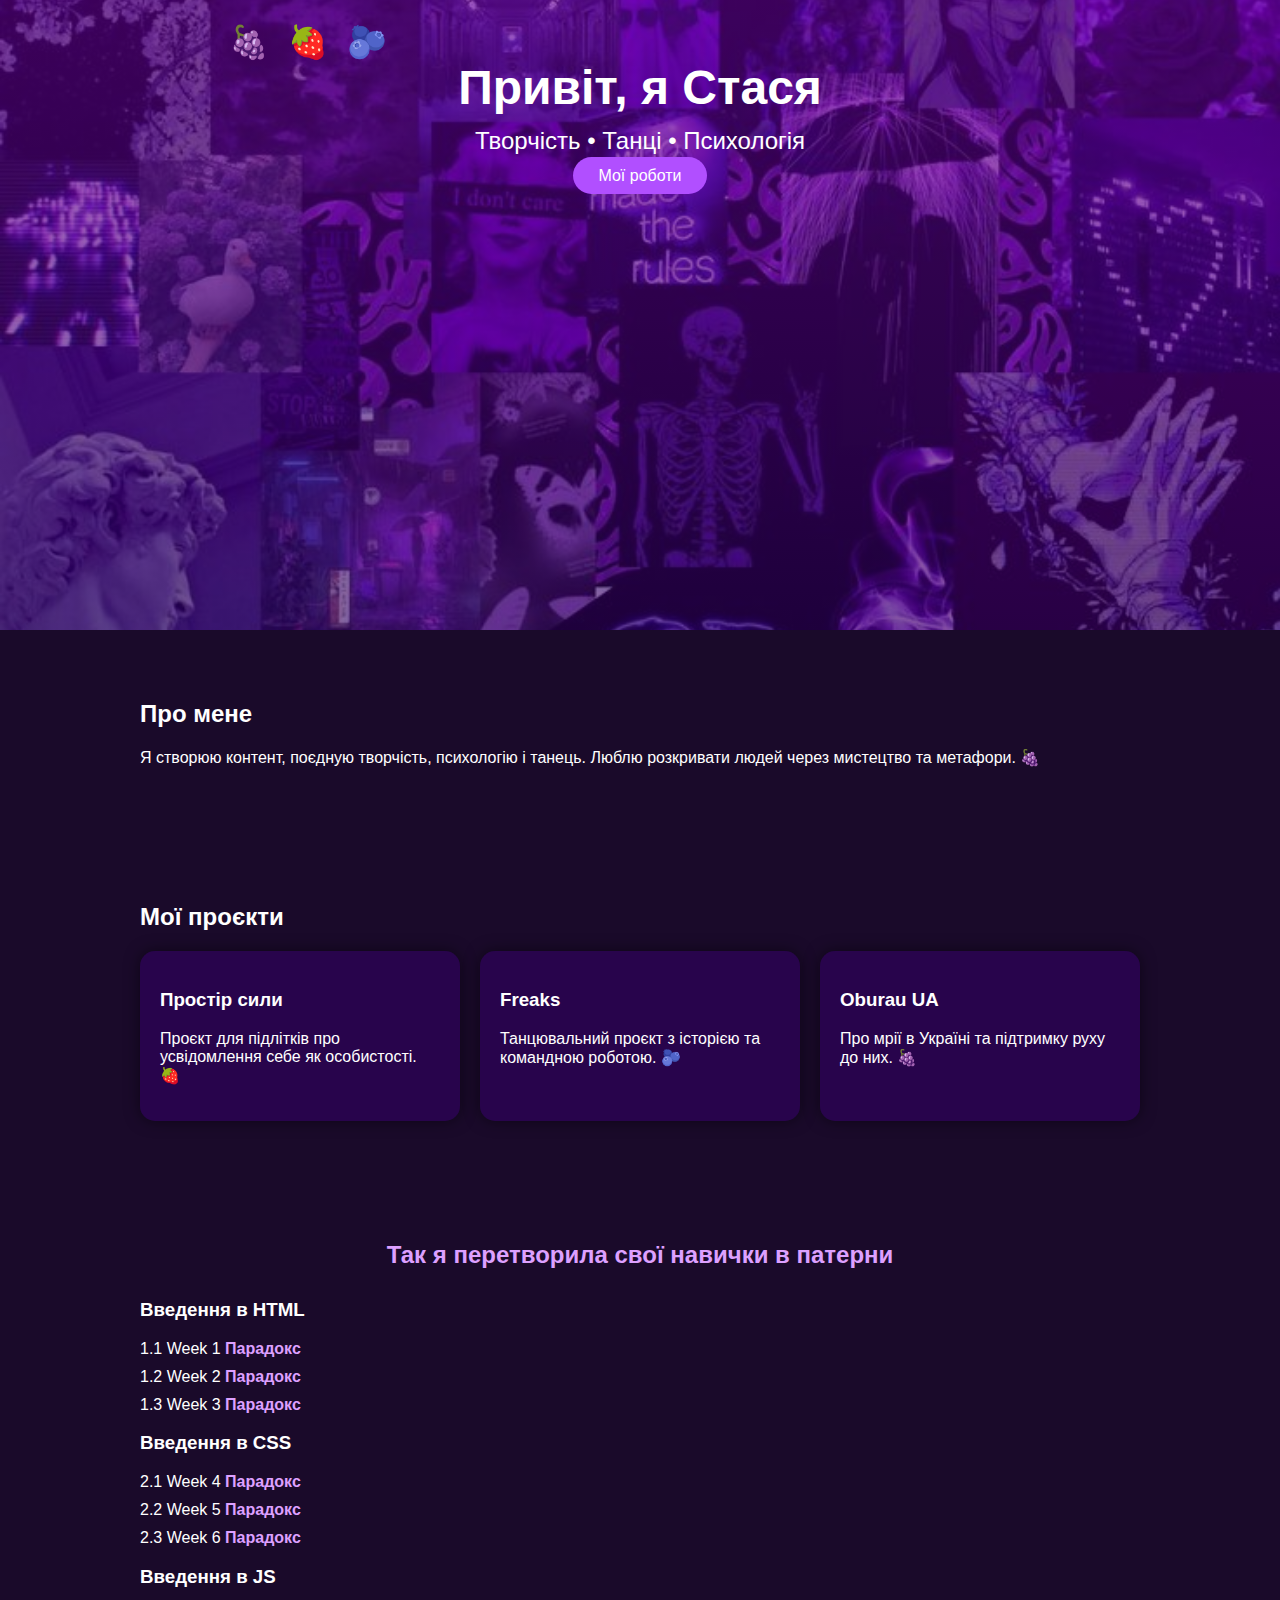
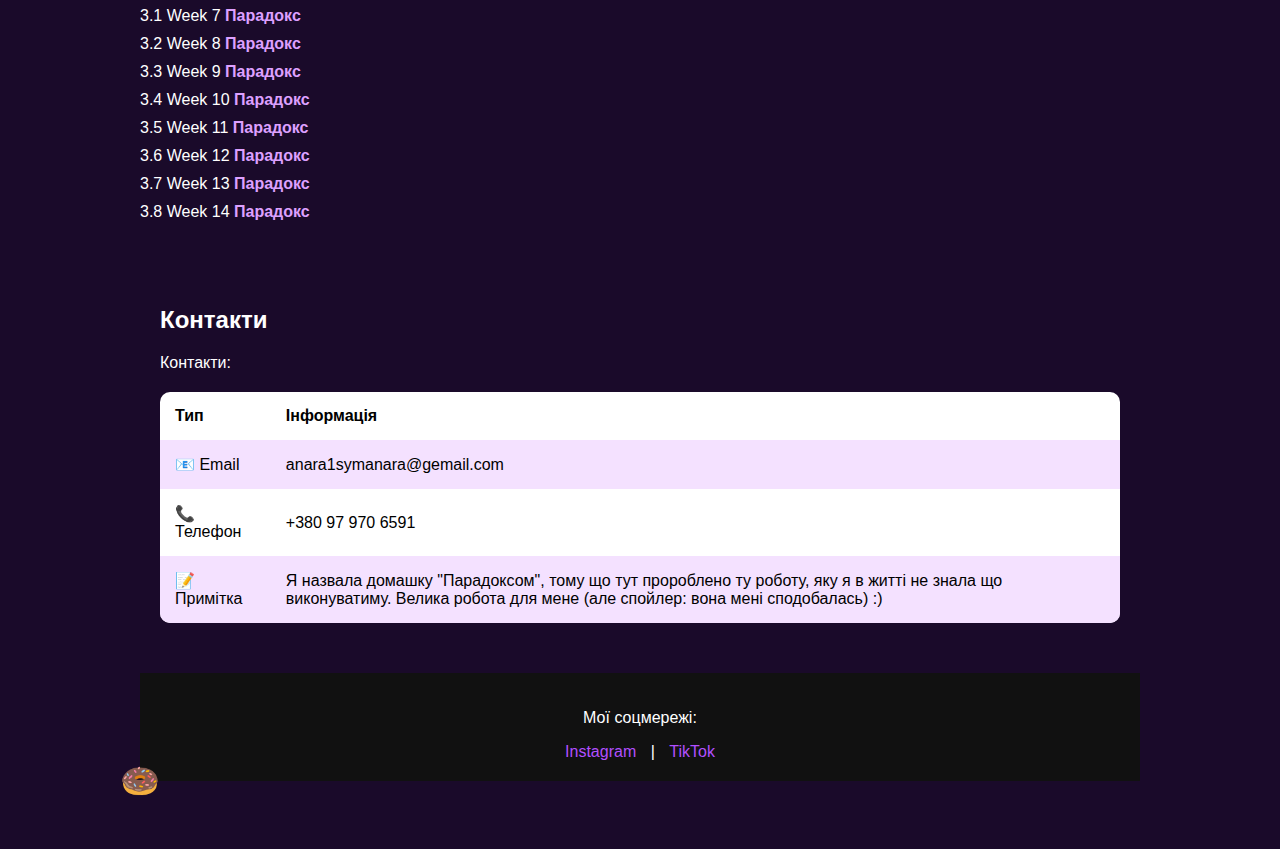
<file: index.html>
<!DOCTYPE html>
<html lang="uk">
<head>
  <meta charset="UTF-8">
  <meta name="viewport" content="width=device-width, initial-scale=1.0">
  <title>Портфоліо Стасі</title>
  <link rel="stylesheet" href="style.css">
</head>

<body>

<header class="header">
  <div class="overlay">
    <div class="container header-content">
      <h1>Привіт, я Стася</h1>
      <p>Творчість • Танці • Психологія</p>
      <a href="#projects" class="btn">Мої роботи</a>
      <!-- Живі емодзі ягід -->
      <div class="emojis">
        <span class="emoji">🍇</span>
        <span class="emoji">🍓</span>
        <span class="emoji">🫐</span>
      </div>
    </div>
  </div>
</header>

<section class="about container">
  <h2>Про мене</h2>
  <p>
    Я створюю контент, поєдную творчість, психологію і танець.
    Люблю розкривати людей через мистецтво та метафори. 🍇
  </p>
</section>

<section class="projects container" id="projects">
  <h2>Мої проєкти</h2>
  <div class="projects-grid">
    <div class="project-card">
      <h3>Простір сили</h3>
      <p>Проєкт для підлітків про усвідомлення себе як особистості. 🍓</p>
    </div>

    <div class="project-card">
      <h3>Freaks</h3>
      <p>Танцювальний проєкт з історією та командною роботою. 🫐</p>
    </div>

    <div class="project-card">
      <h3>Oburau UA</h3>
      <p>Про мрії в Україні та підтримку руху до них. 🍇</p>
    </div>
  </div>
</section>

<section class="container">
  <h2 class="center">Так я перетворила свої навички в патерни</h2>

  <h3>Введення в HTML</h3>
<ul class="course-list">
  <li><span>1.1 Week 1</span> <a href="home_wrk1/index.html">Парадокс</a></li>
  <li><span>1.2 Week 2</span> <a href="home_wrk2/">Парадокс</a></li>
  <li><span>1.3 Week 3</span> <a href="home_wrk3/">Парадокс</a></li>
</ul>

<h3>Введення в CSS</h3>
<ul class="course-list">
  <li><span>2.1 Week 4</span> <a href="home_wrk4/">Парадокс</a></li>
  <li><span>2.2 Week 5</span> <a href="home_wrk5/">Парадокс</a></li>
  <li><span>2.3 Week 6</span> <a href="home_wrk6/">Парадокс</a></li>
</ul>

<h3>Введення в JS</h3>
<ul class="course-list">
  <li><span>3.1 Week 7</span> <a href="home_wrk07/">Парадокс</a></li>
  <li><span>3.2 Week 8</span> <a href="home_wrk8/index.html">Парадокс</a></li>
  <li><span>3.3 Week 9</span> <a href="home_wrk9/">Парадокс</a></li>
  <li><span>3.4 Week 10</span> <a href="home_wrk10/">Парадокс</a></li>
  <li><span>3.5 Week 11</span> <a href="home_wrk11/">Парадокс</a></li>
  <li><span>3.6 Week 12</span> <a href="home_wrk12/">Парадокс</a></li>
  <li><span>3.7 Week 13</span> <a href="home_wrk13/">Парадокс</a></li>
  <li><span>3.8 Week 14</span> <a href="home_wrk14/">Парадокс</a></li>
</ul>


<section class="contact container">
  <h2>Контакти</h2>
  <p>Контакти:</p>
  <table>
    <tr>
      <th>Тип</th>
      <th>Інформація</th>
    </tr>
    <tr>
      <td>📧 Email</td>
      <td>anara1symanara@gemail.com</td>
    </tr>
    <tr>
      <td>📞 Телефон</td>
      <td>+380 97 970 6591</td>
    </tr>
    <tr>
      <td>📝 Примітка</td>
      <td>Я назвала домашку "Парадоксом", тому що тут пророблено ту роботу, яку я в житті не знала що виконуватиму. Велика робота для мене (але спойлер: вона мені сподобалась) :)</td>
    </tr>
  </table>
</section>

<footer class="footer">
  <p>Мої соцмережі:</p>
  <a href="https://www.instagram.com/anastasia.pvh/" target="_blank">Instagram</a> |
  <a href="https://www.tiktok.com/@nasti_.st" target="_blank">TikTok</a>
</footer>

<!-- Курсор як емодзі пончика -->
<div class="cursor-emoji">🍩</div>

<script>
  const cursor = document.querySelector('.cursor-emoji');

  document.addEventListener('mousemove', e => {
    // рух пончика
    cursor.style.left = e.clientX + 'px';
    cursor.style.top = e.clientY + 'px';

    // створюємо блискітку
    const sparkle = document.createElement('div');
    sparkle.className = 'sparkle';
    sparkle.style.left = (e.clientX + (Math.random()*20 - 10)) + 'px';
    sparkle.style.top = (e.clientY + (Math.random()*20 - 10)) + 'px';
    document.body.appendChild(sparkle);

    // видаляємо після анімації
    setTimeout(() => {
      sparkle.remove();
    }, 1000);
  });
</script>і

</body>
</html>
</file>
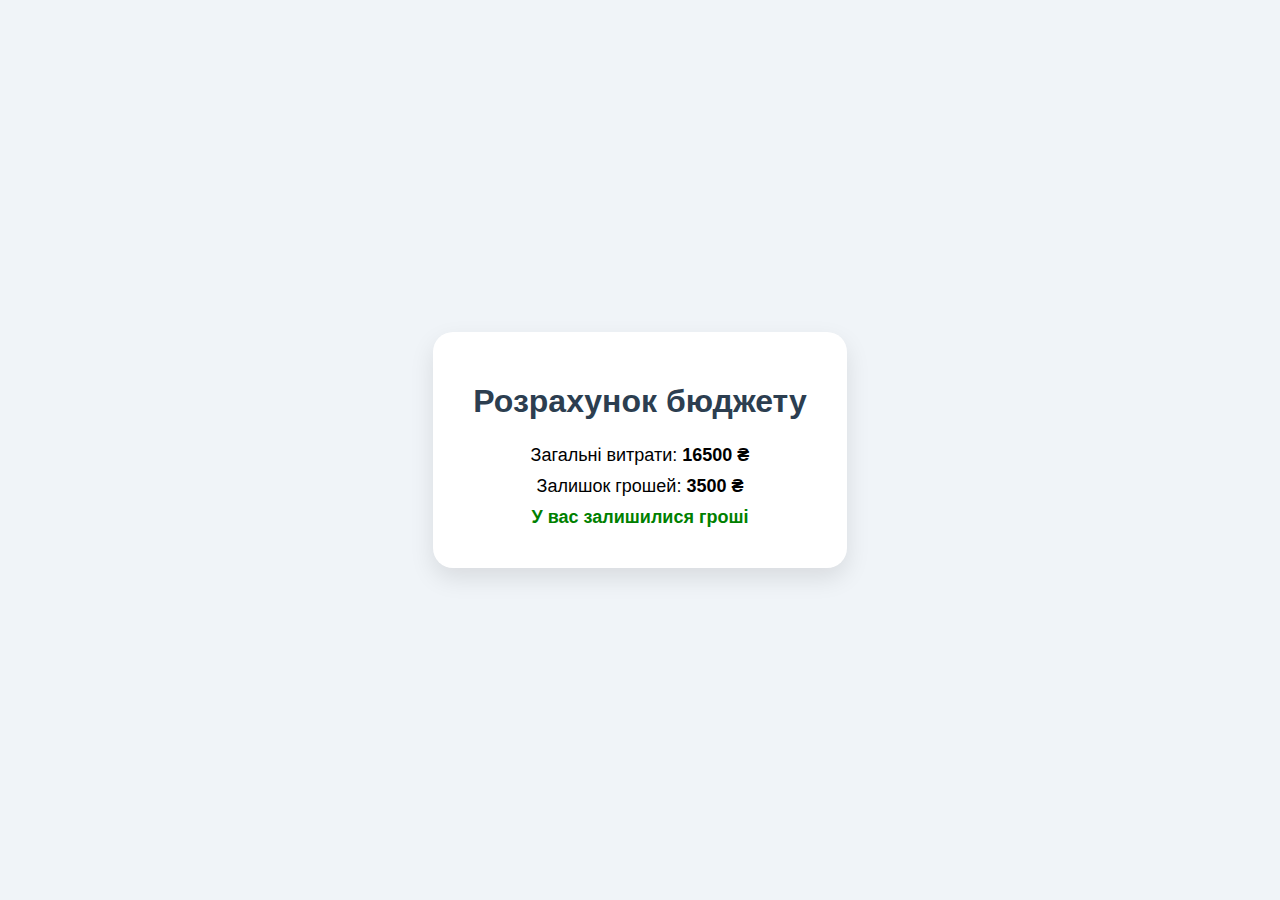
<file: home_wrk07/index.html>
<!DOCTYPE html>
<html>
<head>
    <title>Бюджет</title>
    <style>
        body {
            font-family: 'Arial', sans-serif;
            background-color: #f0f4f8;
            display: flex;
            justify-content: center;
            align-items: center;
            height: 100vh;
            margin: 0;
        }

        .budget-container {
            background-color: #ffffff;
            padding: 30px 40px;
            border-radius: 20px;
            box-shadow: 0 10px 25px rgba(0,0,0,0.1);
            text-align: center;
            max-width: 400px;
        }

        h1 {
            color: #2c3e50;
            margin-bottom: 25px;
        }

        p {
            font-size: 18px;
            margin: 10px 0;
        }

        .positive {
            color: green;
            font-weight: bold;
        }

        .zero {
            color: orange;
            font-weight: bold;
        }

        .negative {
            color: red;
            font-weight: bold;
        }
    </style>
</head>
<body>

<div class="budget-container">
    <h1>Розрахунок бюджету</h1>
    <div id="output"></div>
</div>

<script>
// Дані (можеш змінити)
let income = 20000;
let rent = 8000;
let food = 5000;
let transport = 1500;
let entertainment = 2000;

// Розрахунки
let totalExpenses = rent + food + transport + entertainment;
let savings = income - totalExpenses;

// Вивід на сторінку
let outputDiv = document.getElementById("output");

let messageClass = savings > 0 ? "positive" :
                   savings == 0 ? "zero" : "negative";

let messageText = savings > 0 ? "У вас залишилися гроші" :
                  savings == 0 ? "Ви витратили все" : "Ви в мінусі!";

outputDiv.innerHTML = `
<p>Загальні витрати: <strong>${totalExpenses} ₴</strong></p>
<p>Залишок грошей: <strong>${savings} ₴</strong></p>
<p class="${messageClass}">${messageText}</p>
`;
</script>

</body>
</html>
</file>
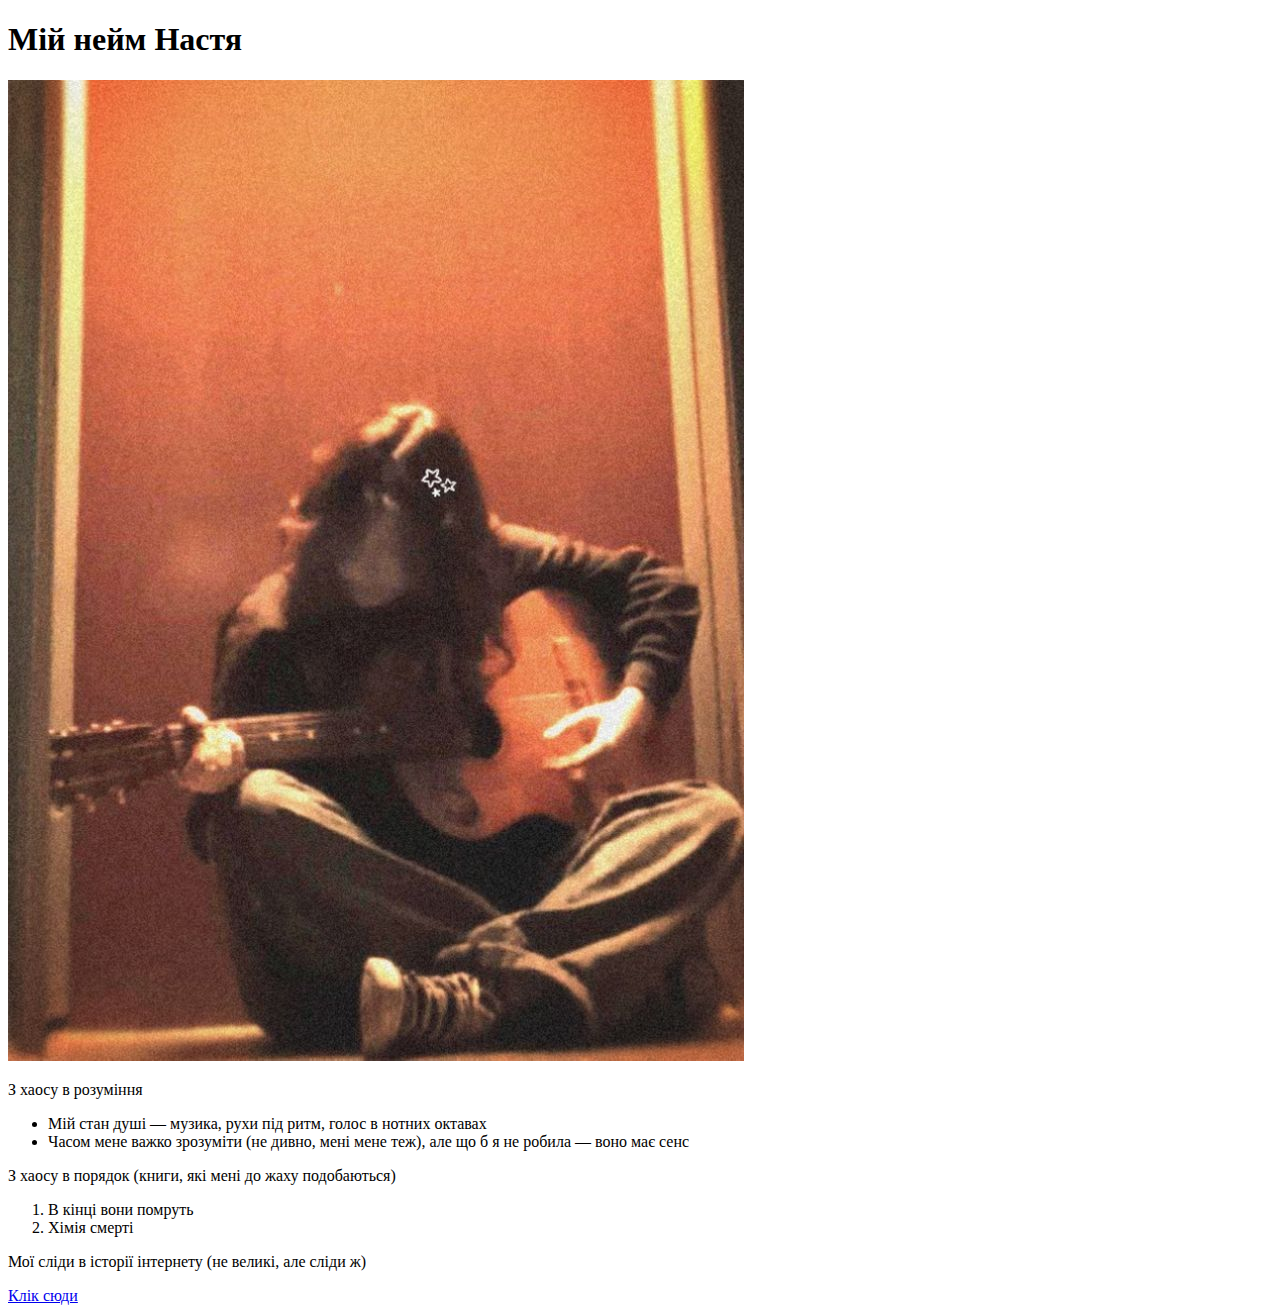
<file: home_wrk1/index.html>
<!DOCTYPE html>
<html lang="uk">
  <head>
    <meta charset="UTF-8">
    <title>Поки в вашій голові хаос, бо ви не знаєте мене</title>
  </head>

  <body>
    <h1>Мій нейм Настя</h1>

    <img src="photo.jfif" alt="Фото мого стану">

    <p>З хаосу в розуміння</p>

    <ul>
      <li>Мій стан душі — музика, рухи під ритм, голос в нотних октавах</li>
      <li>Часом мене важко зрозуміти (не дивно, мені мене теж), але що б я не робила — воно має сенс</li>
    </ul>

    <p>З хаосу в порядок (книги, які мені до жаху подобаються)</p>

    <ol>
      <li>В кінці вони помруть</li>
      <li>Хімія смерті</li>
    </ol>

    <p>Мої сліди в історії інтернету (не великі, але сліди ж)</p>

    <a href="https://www.instagram.com/anastasia.pvh/">Клік сюди</a>
  </body>
</html>
</file>
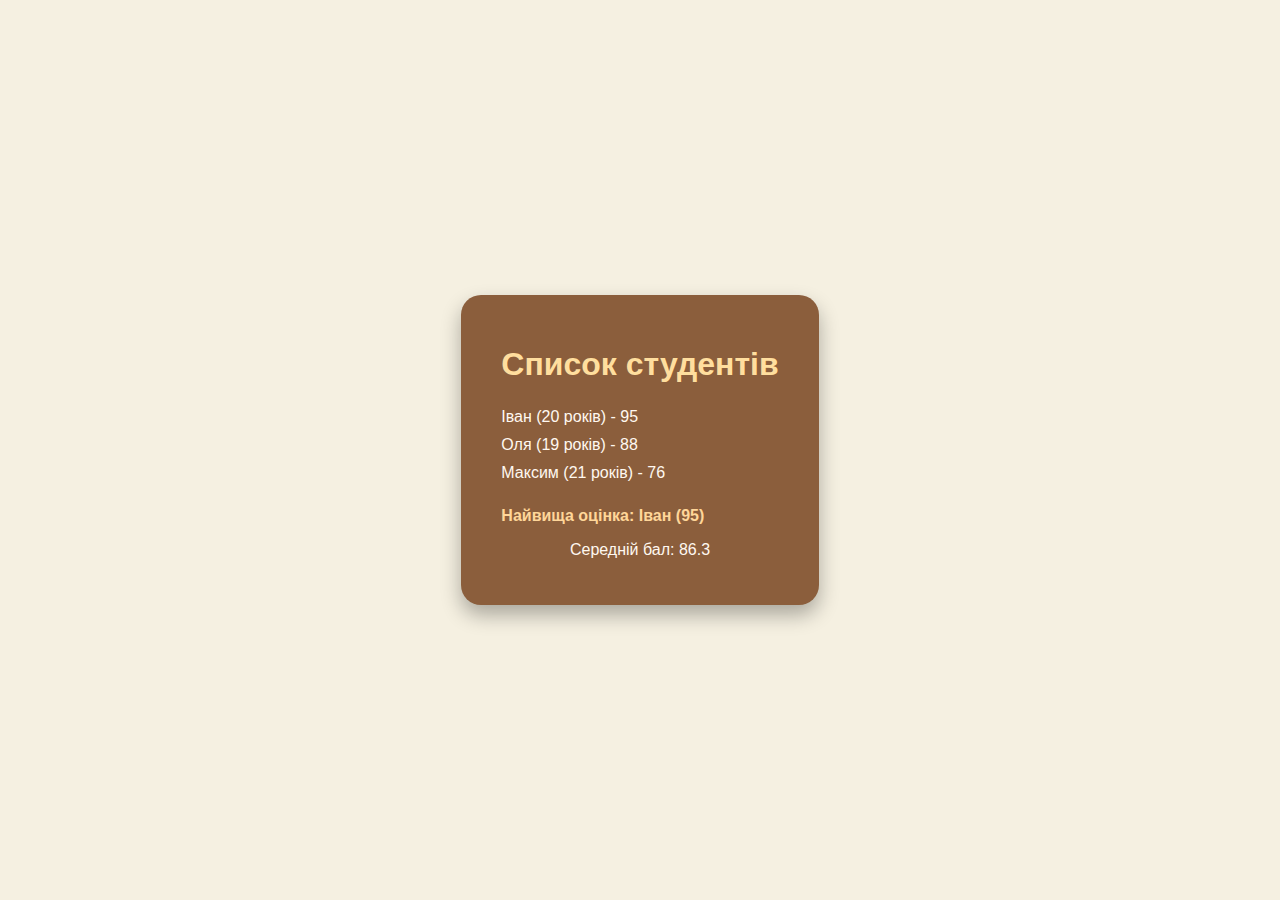
<file: home_wrk10/index.html>
<!DOCTYPE html>
<html>
<head>
    <title>Список студентів</title>
    <style>
        body {
            font-family: 'Arial', sans-serif;
            background-color: #f5f0e1; 
            display: flex;
            justify-content: center;
            align-items: center;
            height: 100vh;
            margin: 0;
        }

        .container {
            background-color: #8b5e3c; 
            padding: 30px 40px;
            border-radius: 20px;
            box-shadow: 0 10px 20px rgba(0,0,0,0.3);
            color: #fff8f0;
            max-width: 400px;
        }

        h1 {
            text-align: center;
            margin-bottom: 20px;
            color: #ffde9e; 
        }

        ul {
            list-style-type: none;
            padding: 0;
            margin-bottom: 20px;
        }

        li {
            padding: 5px 0;
            font-size: 16px;
        }

        .highlight {
            font-weight: bold;
            color: #ffd699;
        }

        .average {
            margin-top: 10px;
            font-size: 16px;
            text-align: center;
        }
    </style>
</head>
<body>

<div class="container">
    <h1>Список студентів</h1>
    <ul id="student-list"></ul>
    <p class="highlight" id="top-student"></p>
    <p class="average" id="average-grade"></p>
</div>

<script>

let students = [
    {name: "Іван", age: 20, grade: 95},
    {name: "Оля", age: 19, grade: 88},
    {name: "Максим", age: 21, grade: 76}
];

let studentList = document.getElementById("student-list");
students.forEach(student => {
    let li = document.createElement("li");
    li.textContent = `${student.name} (${student.age} років) - ${student.grade}`;
    studentList.appendChild(li);
});

let topStudent = students.reduce((prev, current) => (prev.grade > current.grade) ? prev : current);
document.getElementById("top-student").textContent = `Найвища оцінка: ${topStudent.name} (${topStudent.grade})`;

let total = students.reduce((sum, student) => sum + student.grade, 0);
let average = (total / students.length).toFixed(1);
document.getElementById("average-grade").textContent = `Середній бал: ${average}`;
</script>

</body>
</html>
</file>
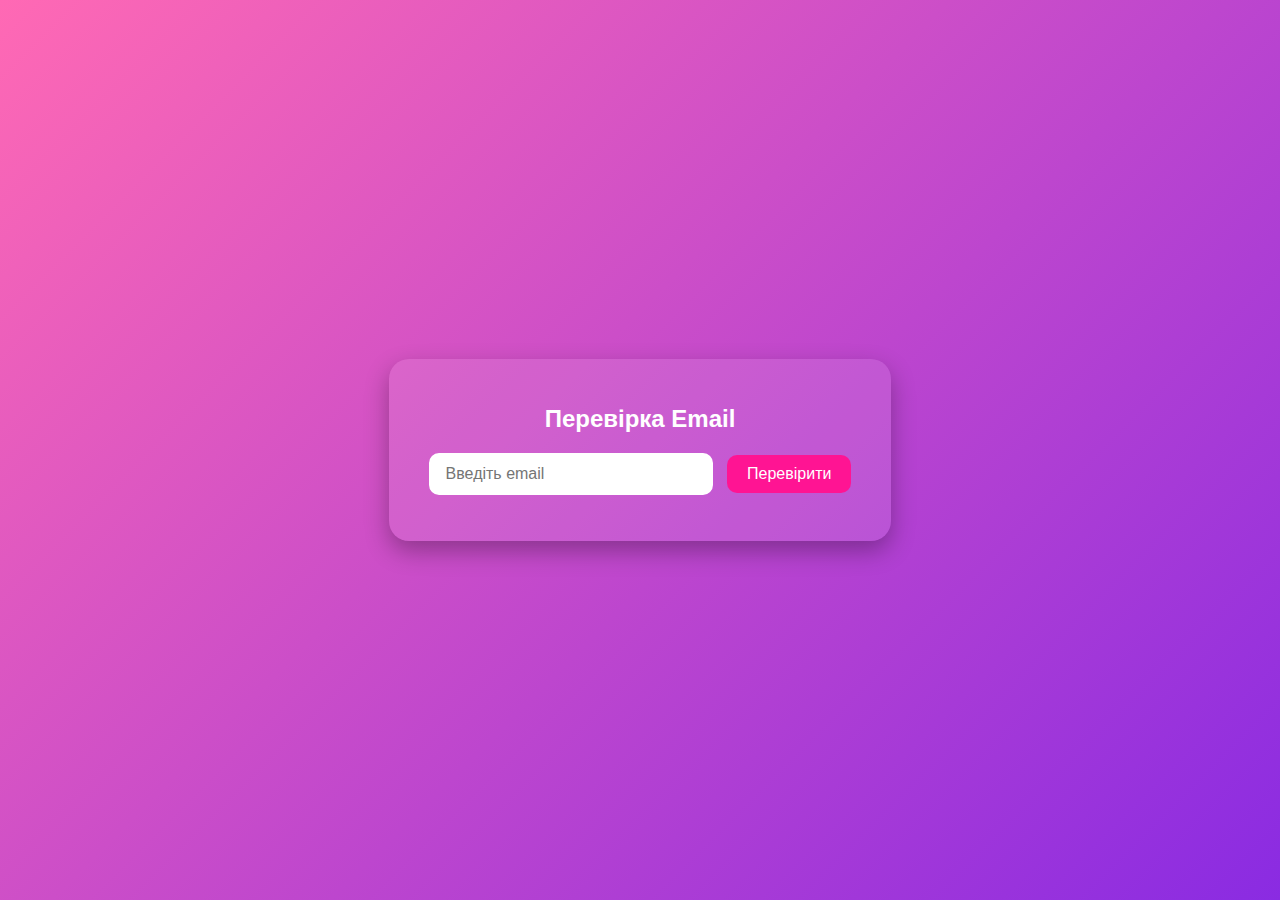
<file: home_wrk12/index.html>
<!DOCTYPE html>
<html>
<head>
    <title>Перевірка Email</title>
    <style>
        body {
            font-family: 'Arial', sans-serif;
            background: linear-gradient(135deg, #ff69b4, #8a2be2); /* рожево-фіолетовий градієнт */
            display: flex;
            justify-content: center;
            align-items: center;
            height: 100vh;
            margin: 0;
            color: #fff;
        }

        .form-container {
            background-color: rgba(255, 255, 255, 0.1);
            padding: 30px 40px;
            border-radius: 20px;
            text-align: center;
            box-shadow: 0 10px 25px rgba(0,0,0,0.3);
        }

        h1 {
            margin-bottom: 20px;
            font-size: 24px;
        }

        input[type="email"] {
            padding: 10px 15px;
            font-size: 16px;
            border-radius: 10px;
            border: 2px solid #fff;
            outline: none;
            width: 250px;
            transition: border-color 0.3s, background-color 0.3s;
        }

        input[type="email"].valid {
            border-color: #00ff88;
            background-color: rgba(0,255,136,0.2);
            color: #fff;
        }

        input[type="email"].invalid {
            border-color: #ff4444;
            background-color: rgba(255,68,68,0.2);
            color: #fff;
        }

        button {
            padding: 10px 20px;
            margin-left: 10px;
            font-size: 16px;
            border: none;
            border-radius: 10px;
            background-color: #ff1493;
            color: #fff;
            cursor: pointer;
            transition: background-color 0.3s;
        }

        button:hover {
            background-color: #da70d6;
        }

        #error {
            margin-top: 15px;
            font-size: 16px;
        }

        #error.success {
            color: #00ff88;
        }

        #error.error {
            color: #ff4444;
        }
    </style>
</head>
<body>

<div class="form-container">
    <h1>Перевірка Email</h1>
    <input type="email" id="email" placeholder="Введіть email">
    <button onclick="checkEmail()">Перевірити</button>
    <p id="error"></p>
</div>

<script>
function checkEmail() {
    const emailInput = document.getElementById("email");
    const errorPara = document.getElementById("error");
    const email = emailInput.value.trim();

    // Очистка попередніх класів
    emailInput.classList.remove("valid", "invalid");
    errorPara.classList.remove("success", "error");

    if(email === "") {
        errorPara.textContent = "Поле не може бути порожнім ❌";
        errorPara.classList.add("error");
        emailInput.classList.add("invalid");
        return;
    }

    if(!email.includes("@") || !email.includes(".")) {
        errorPara.textContent = "Email має містити '@' і '.' ❌";
        errorPara.classList.add("error");
        emailInput.classList.add("invalid");
        return;
    }

    // Якщо все ок
    errorPara.textContent = "Email коректний ✅";
    errorPara.classList.add("success");
    emailInput.classList.add("valid");
}
</script>

</body>
</html>
</file>
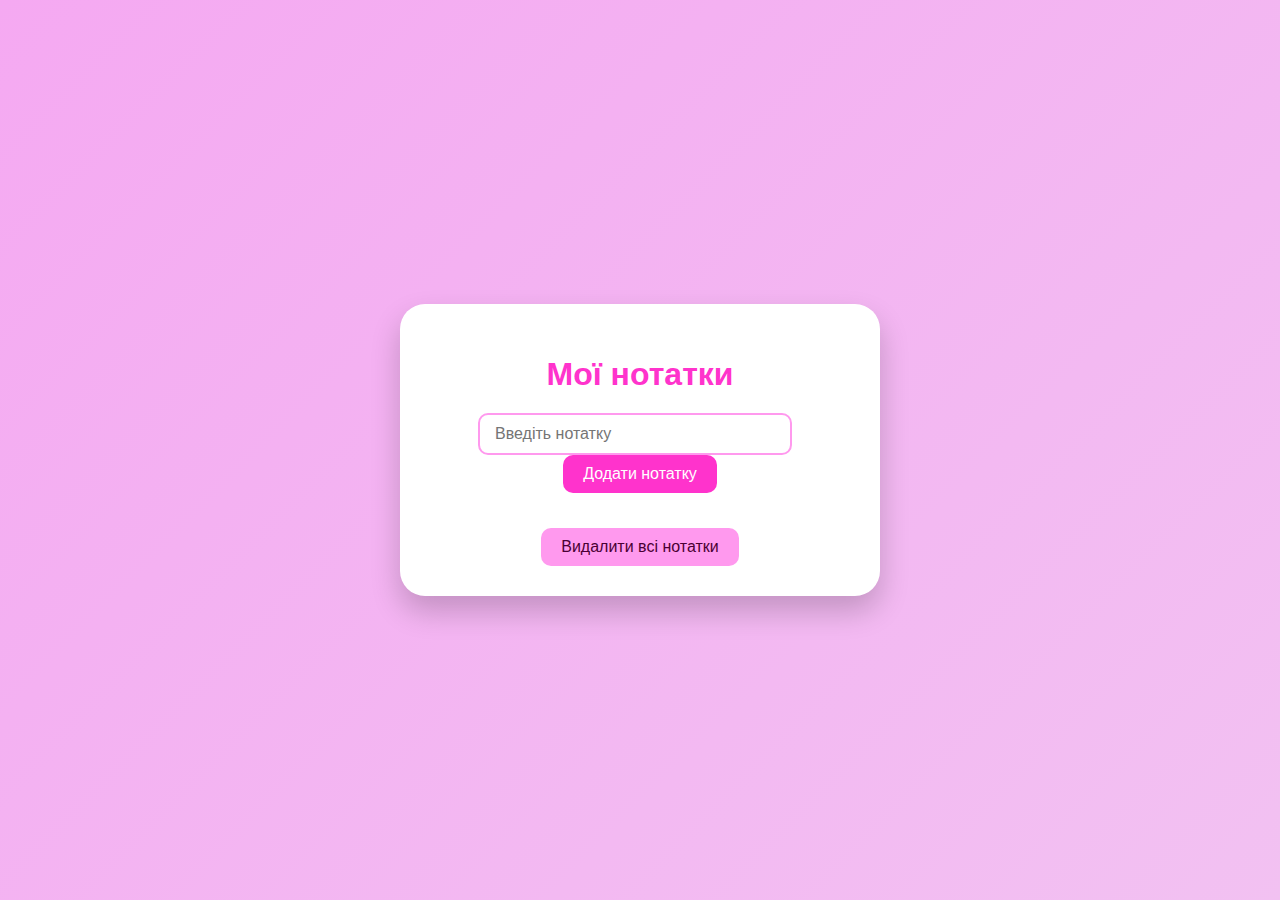
<file: home_wrk13/index.html>
<!DOCTYPE html>
<html lang="uk">
<head>
    <meta charset="UTF-8">
    <title>Нотатки</title>
    <style>
        
        body {
            font-family: 'Arial', sans-serif;
            background: linear-gradient(135deg, #f5a9f2, #f2c1f2);
            display: flex;
            justify-content: center;
            align-items: center;
            height: 100vh;
            margin: 0;
        }

        .notes-container {
            background-color: #fff;
            border-radius: 25px;
            padding: 30px 40px;
            box-shadow: 0 15px 30px rgba(0,0,0,0.2);
            width: 400px;
            max-width: 90%;
            text-align: center;
        }

        h1 {
            margin-bottom: 20px;
            color: #ff33cc;
        }

        input[type="text"] {
            padding: 10px 15px;
            font-size: 16px;
            border-radius: 10px;
            border: 2px solid #ff99ee;
            width: 70%;
            margin-right: 10px;
            outline: none;
            transition: border-color 0.3s;
        }

        input[type="text"]:focus {
            border-color: #ff33cc;
        }

        button {
            padding: 10px 20px;
            font-size: 16px;
            border-radius: 10px;
            border: none;
            cursor: pointer;
            transition: background 0.3s, color 0.3s;
        }

        #add-btn {
            background-color: #ff33cc;
            color: #fff;
        }

        #add-btn:hover {
            background-color: #ff66dd;
        }

        #clear-btn {
            background-color: #ff99ee;
            color: #4a0033;
            margin-top: 15px;
        }

        #clear-btn:hover {
            background-color: #ff66dd;
            color: #fff;
        }

        ul {
            list-style: none;
            padding: 0;
            margin-top: 20px;
        }

        li {
            background-color: #ffe6f0;
            padding: 10px 15px;
            margin-bottom: 10px;
            border-radius: 15px;
            text-align: left;
            font-size: 16px;
            box-shadow: 0 5px 10px rgba(0,0,0,0.1);
        }
    </style>
</head>
<body>

<div class="notes-container">
    <h1>Мої нотатки</h1>
    <input type="text" id="note-input" placeholder="Введіть нотатку">
    <button id="add-btn">Додати нотатку</button>
    <ul id="notes-list"></ul>
    <button id="clear-btn">Видалити всі нотатки</button>
</div>

<script>
let notes = [];

if(localStorage.getItem("notes")) {
    notes = JSON.parse(localStorage.getItem("notes"));
    renderNotes();
}

document.getElementById("add-btn").addEventListener("click", () => {
    const input = document.getElementById("note-input");
    const note = input.value.trim();
    if(note === "") return;
    notes.push(note);
    localStorage.setItem("notes", JSON.stringify(notes));
    input.value = "";
    renderNotes();
});

document.getElementById("clear-btn").addEventListener("click", () => {
    notes = [];
    localStorage.removeItem("notes");
    renderNotes();
});

function renderNotes() {
    const ul = document.getElementById("notes-list");
    ul.innerHTML = "";
    notes.forEach((note) => {
        const li = document.createElement("li");
        li.textContent = note;
        ul.appendChild(li);
    });
}
</script>

</body>
</html>
</file>
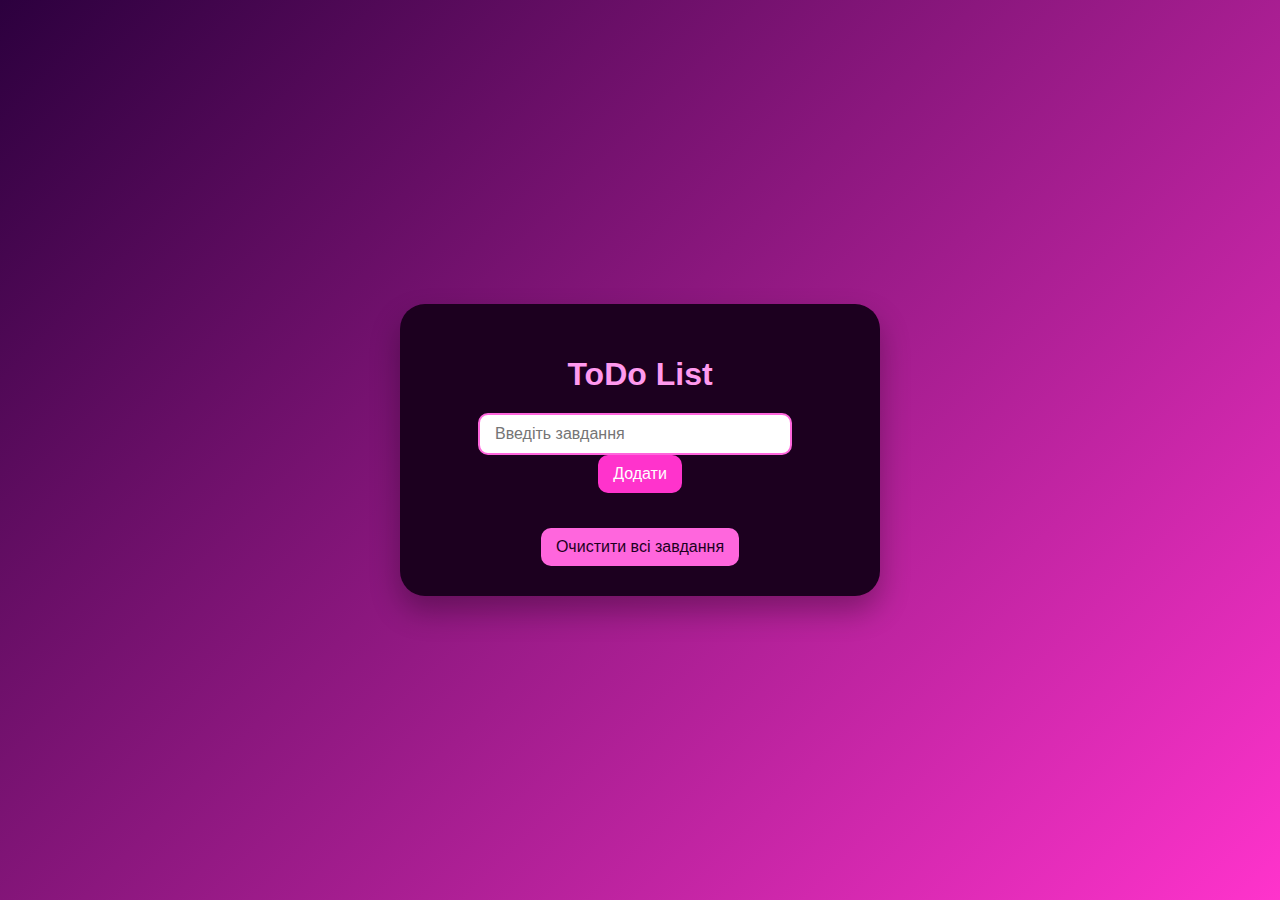
<file: home_wrk14/index.html>
<!DOCTYPE html>
<html lang="uk">
<head>
<meta charset="UTF-8">
<title>ToDo List</title>
<style>
    body {
        font-family: 'Arial', sans-serif;
        background: linear-gradient(135deg, #2c003e, #ff33cc); /* фіолетово-рожевий градієнт */
        display: flex;
        justify-content: center;
        align-items: center;
        height: 100vh;
        margin: 0;
        color: #fff;
    }

    .todo-container {
        background-color: #1c001f; /* темний контейнер */
        padding: 30px 40px;
        border-radius: 25px;
        box-shadow: 0 15px 30px rgba(0,0,0,0.3);
        width: 400px;
        max-width: 90%;
        text-align: center;
    }

    h1 {
        margin-bottom: 20px;
        color: #ff99ee;
    }

    input[type="text"] {
        padding: 10px 15px;
        font-size: 16px;
        border-radius: 10px;
        border: 2px solid #ff66dd;
        width: 70%;
        margin-right: 10px;
        outline: none;
        transition: border-color 0.3s;
    }

    input[type="text"]:focus {
        border-color: #ff33cc;
    }

    button {
        padding: 10px 15px;
        font-size: 16px;
        border-radius: 10px;
        border: none;
        cursor: pointer;
        transition: background 0.3s;
    }

    #add-btn {
        background-color: #ff33cc;
        color: #fff;
    }

    #add-btn:hover {
        background-color: #ff66dd;
    }

    #clear-btn {
        background-color: #ff66dd;
        color: #1c001f;
        margin-top: 15px;
    }

    #clear-btn:hover {
        background-color: #ff33cc;
        color: #fff;
    }

    ul {
        list-style: none;
        padding: 0;
        margin-top: 20px;
        text-align: left;
    }

    li {
        background-color: #2c003e;
        padding: 10px 15px;
        margin-bottom: 10px;
        border-radius: 15px;
        display: flex;
        justify-content: space-between;
        align-items: center;
        box-shadow: 0 5px 10px rgba(0,0,0,0.2);
    }

    li.completed span {
        text-decoration: line-through;
        opacity: 0.6;
    }

    .delete-btn {
        background-color: #ff4444;
        border: none;
        border-radius: 10px;
        padding: 5px 10px;
        cursor: pointer;
        color: #fff;
    }

    .delete-btn:hover {
        background-color: #ff0000;
    }
</style>
</head>
<body>

<div class="todo-container">
    <h1>ToDo List</h1>
    <input type="text" id="task-input" placeholder="Введіть завдання">
    <button id="add-btn">Додати</button>
    <ul id="task-list"></ul>
    <button id="clear-btn">Очистити всі завдання</button>
</div>

<script>

let tasks = [];

if(localStorage.getItem("tasks")) {
    tasks = JSON.parse(localStorage.getItem("tasks"));
    renderTasks();
}

document.getElementById("add-btn").addEventListener("click", () => {
    const input = document.getElementById("task-input");
    const taskText = input.value.trim();
    if(taskText === "") return;
    tasks.push({text: taskText, completed: false});
    input.value = "";
    saveAndRender();
});

document.getElementById("clear-btn").addEventListener("click", () => {
    tasks = [];
    saveAndRender();
});

function saveAndRender() {
    localStorage.setItem("tasks", JSON.stringify(tasks));
    renderTasks();
}

function renderTasks() {
    const ul = document.getElementById("task-list");
    ul.innerHTML = "";
    tasks.forEach((task, index) => {
        const li = document.createElement("li");
        li.classList.toggle("completed", task.completed);

        const span = document.createElement("span");
        span.textContent = task.text;
        span.style.cursor = "pointer";

        span.addEventListener("click", () => {
            tasks[index].completed = !tasks[index].completed;
            saveAndRender();
        });

        const delBtn = document.createElement("button");
        delBtn.textContent = "X";
        delBtn.classList.add("delete-btn");

        delBtn.addEventListener("click", () => {
            tasks.splice(index, 1);
            saveAndRender();
        });

        li.appendChild(span);
        li.appendChild(delBtn);
        ul.appendChild(li);
    });
}
</script>

</body>
</html>
</file>
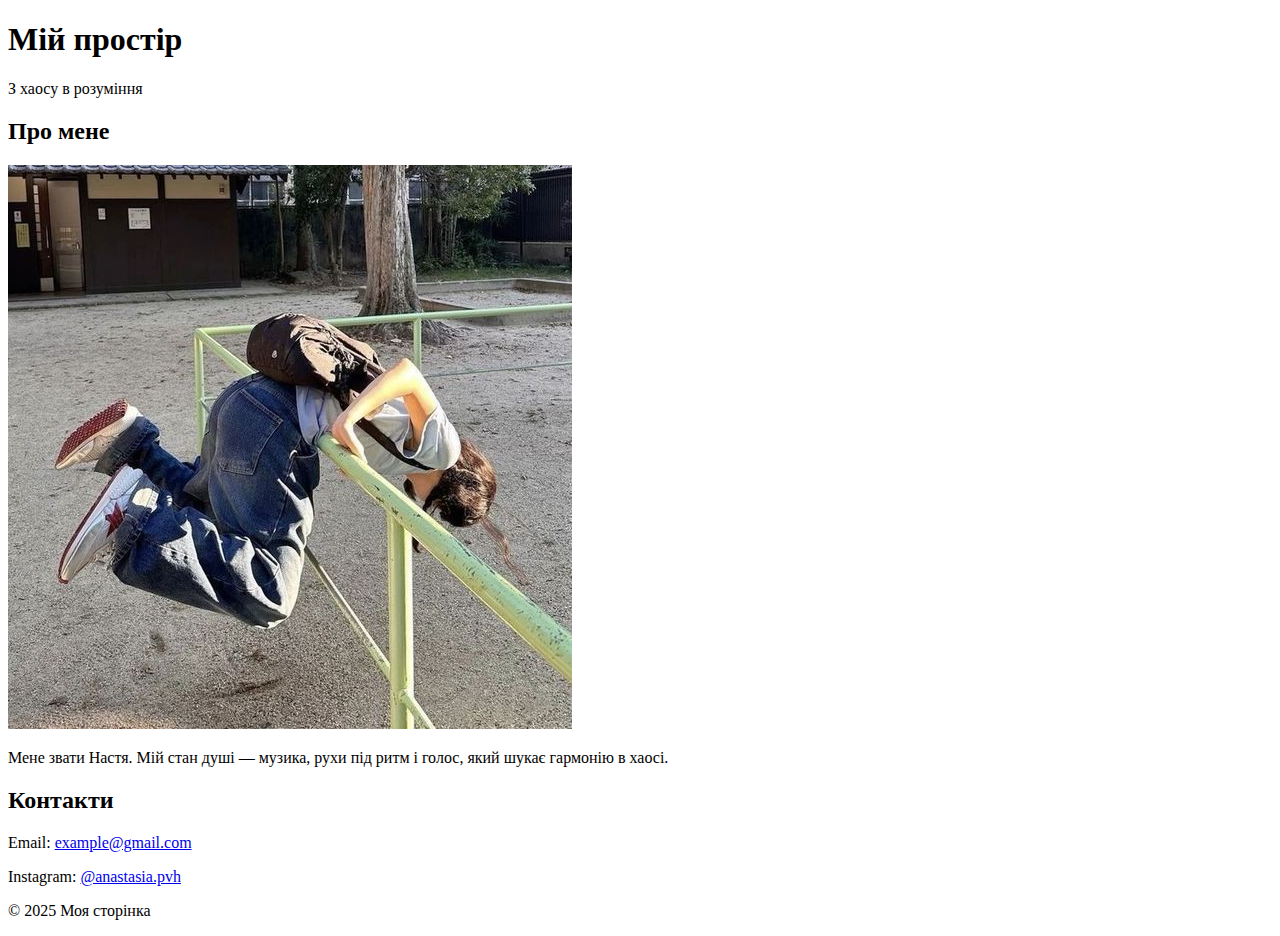
<file: home_wrk2/index.html>
<!DOCTYPE html>
<html lang="uk">
  <head>
    <meta charset="UTF-8">
    <title>Про мене</title>
  </head>

  <body>
    <header>
      <h1>Мій простір</h1>
      <p>З хаосу в розуміння</p>
    </header>

    <main>
      <section>
        <h2>Про мене</h2>
        <img src="photo.jfif" alt="Моє фото">
        <p>
          Мене звати Настя. Мій стан душі — музика, рухи під ритм і голос,
          який шукає гармонію в хаосі.
        </p>
      </section>

      <section>
        <h2>Контакти</h2>
        <p>Email: <a href="mailto:anara1symanara@gmail.com">example@gmail.com</a></p>
        <p>
          Instagram:
          <a href="https://www.instagram.com/anastasia.pvh/" target="_blank">
            @anastasia.pvh
          </a>
        </p>
      </section>
    </main>

    <footer>
      <p>© 2025 Моя сторінка</p>
    </footer>
  </body>
</html>
</file>
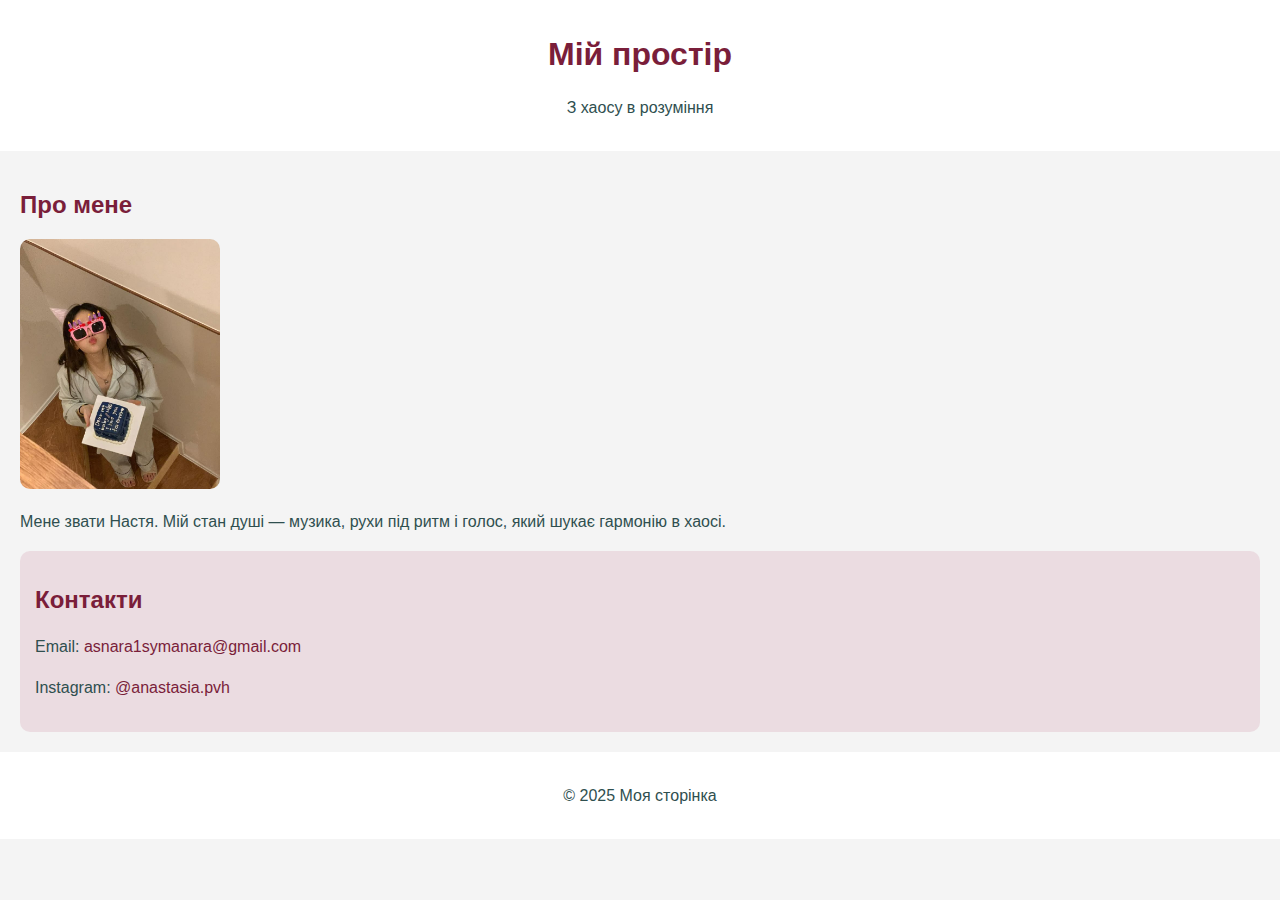
<file: home_wrk3/index.html>
<!DOCTYPE html>
<html lang="uk">
  <head>
    <meta charset="UTF-8">
    <title>Про мене</title>

    <style>
      /* селектор по тегу */
      body {
        font-family: Arial, sans-serif;
        background-color: #f4f4f4;
        margin: 0;
        padding: 0;
      }

      /* заголовки одного кольору (HEX) */
      h1, h2 {
        color: #7a1e3a;
      }

      /* абзаци іншого кольору (назва кольору) */
      p {
        color: darkslategray;
        line-height: 1.6;
      }

      /* селектор по класу */
      .container {
        padding: 20px;
      }

      /* селектор по id + RGB */
      #contacts {
        background-color: rgb(235, 220, 225);
        padding: 15px;
        border-radius: 10px;
      }

      header, footer {
        text-align: center;
        background-color: #fff;
        padding: 15px;
      }

      img {
        width: 200px;
        border-radius: 10px;
      }

      a {
        color: #7a1e3a;
        text-decoration: none;
      }
    </style>
  </head>

  <body>
    <header>
      <h1>Мій простір</h1>
      <p>З хаосу в розуміння</p>
    </header>

    <main class="container">
      <section>
        <h2>Про мене</h2>
        <img src="photo.jfif" alt="Моє фото">
        <p>
          Мене звати Настя. Мій стан душі — музика, рухи під ритм і голос,
          який шукає гармонію в хаосі.
        </p>
      </section>

      <section id="contacts">
        <h2>Контакти</h2>
        <p>Email:
          <a href="mailto:anara1symanara@gmail.com">
            asnara1symanara@gmail.com
          </a>
        </p>
        <p>
          Instagram:
          <a href="https://www.instagram.com/anastasia.pvh/" target="_blank">
            @anastasia.pvh
          </a>
        </p>
      </section>
    </main>

    <footer>
      <p>© 2025 Моя сторінка</p>
    </footer>
  </body>
</html>
</file>
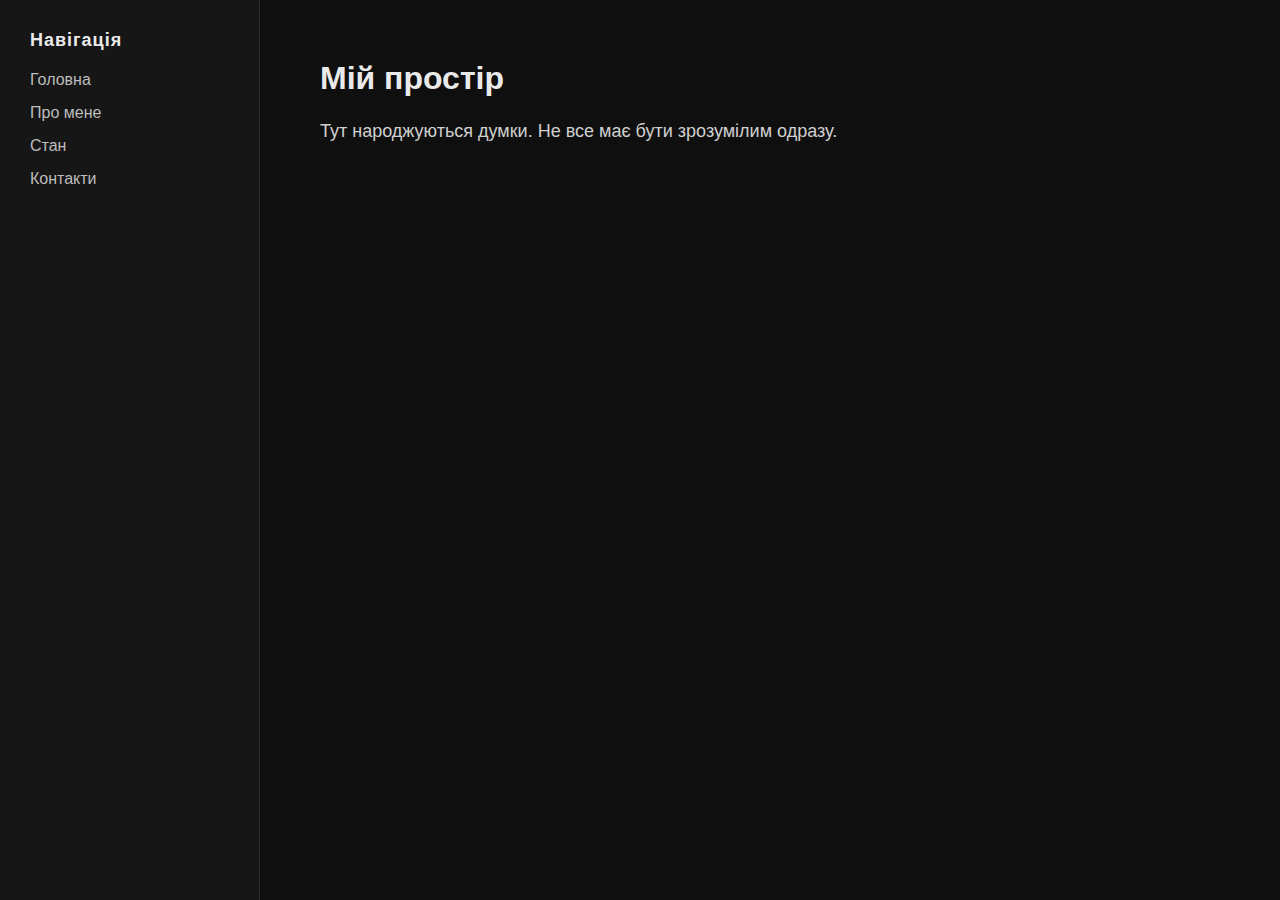
<file: home_wrk4/index.html>
<!DOCTYPE html>
<html lang="uk">
<head>
    <meta charset="UTF-8">
    <title>Мій простір</title>
    <link rel="stylesheet" href="style.css">
</head>
<body>

<div class="container">
    <aside class="menu">
        <h2>Навігація</h2>
        <ul>
            <li><a href="#">Головна</a></li>
            <li><a href="#">Про мене</a></li>
            <li><a href="#">Стан</a></li>
            <li><a href="#">Контакти</a></li>
        </ul>
    </aside>

    <main class="content">
        <h1>Мій простір</h1>
        <p>
            Тут народжуються думки.  
            Не все має бути зрозумілим одразу.
        </p>
    </main>
</div>

</body>
</html>
</file>
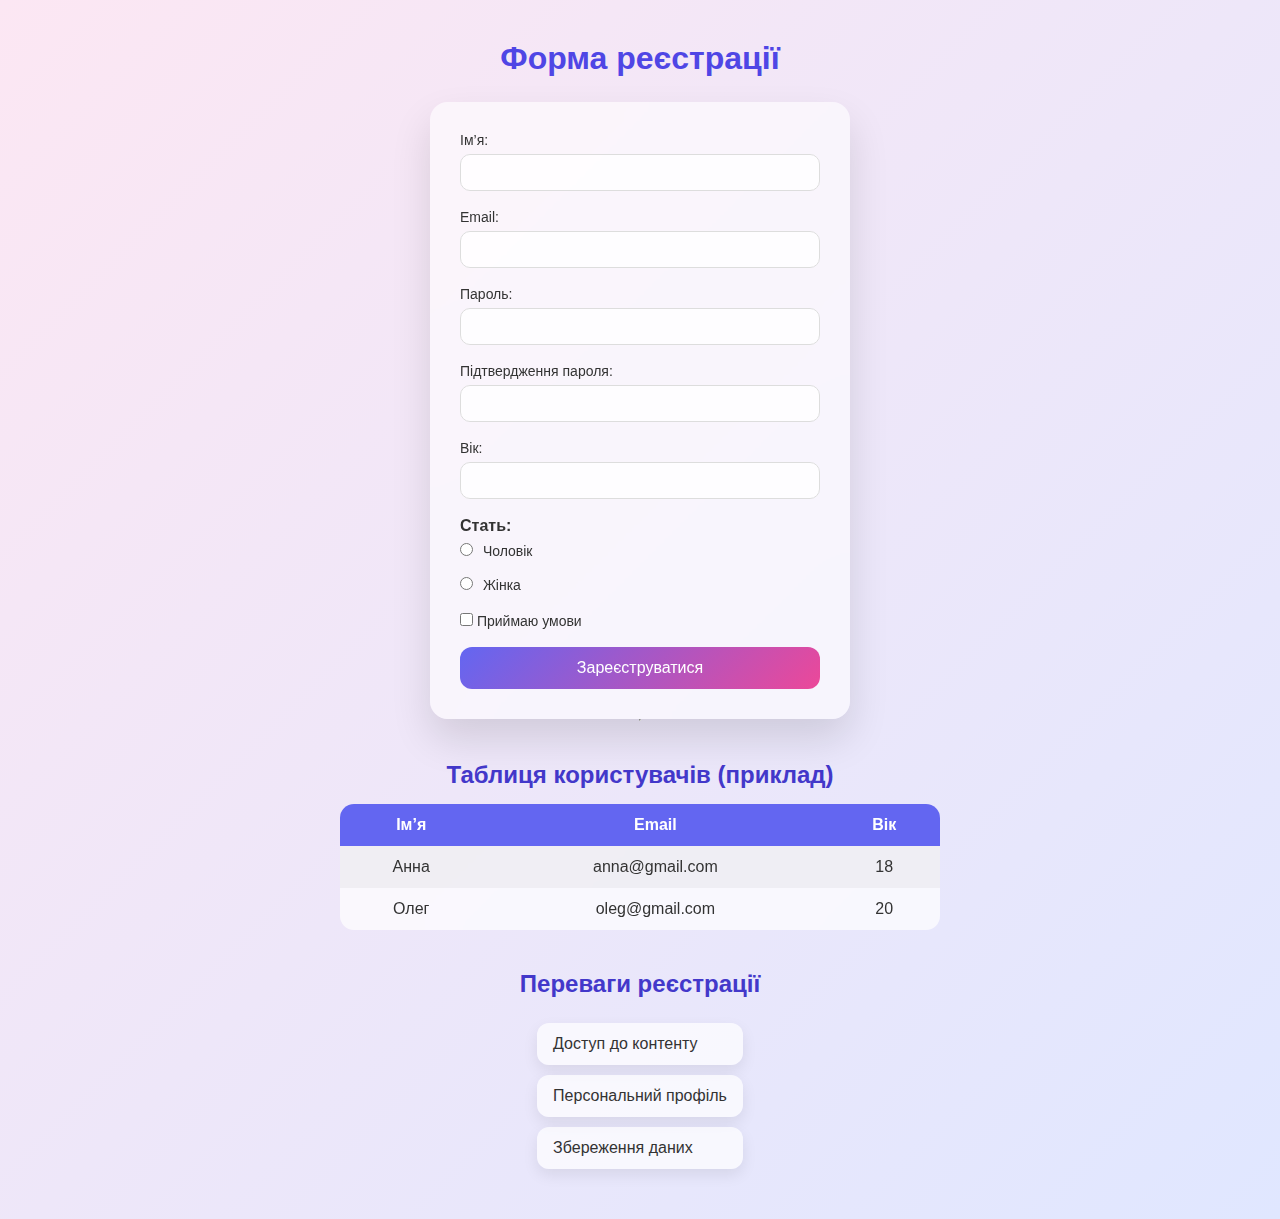
<file: home_wrk5/index.html>
<!DOCTYPE html>
<html lang="uk">
<head>
    <meta charset="UTF-8">
    <title>Реєстрація</title>
    <link rel="stylesheet" href="style.css">
</head>
<body>

<h1>Форма реєстрації</h1>

<form class="register-form">
    <label>
        Ім’я:
        <input type="text" name="name" required>
    </label>

    <label>
        Email:
        <input type="email" name="email" required>
    </label>

    <label>
        Пароль:
        <input type="password" name="password" required>
    </label>

    <label>
        Підтвердження пароля:
        <input type="password" name="confirm_password" required>
    </label>

    <label>
        Вік:
        <input type="number" name="age" min="1">
    </label>

    <p>Стать:</p>
    <label>
        <input type="radio" name="gender" value="male">
        Чоловік
    </label>
    <label>
        <input type="radio" name="gender" value="female">
        Жінка
    </label>

    <label class="checkbox">
        <input type="checkbox" required>
        Приймаю умови
    </label>

    <button type="submit">Зареєструватися</button>
</form>

<hr>

<h2>Таблиця користувачів (приклад)</h2>

<table>
    <tr>
        <th>Ім’я</th>
        <th>Email</th>
        <th>Вік</th>
    </tr>
    <tr>
        <td>Анна</td>
        <td>anna@gmail.com</td>
        <td>18</td>
    </tr>
    <tr>
        <td>Олег</td>
        <td>oleg@gmail.com</td>
        <td>20</td>
    </tr>
</table>

<h2>Переваги реєстрації</h2>

<ul>
    <li>Доступ до контенту</li>
    <li>Персональний профіль</li>
    <li>Збереження даних</li>
</ul>

</body>
</html>
</file>
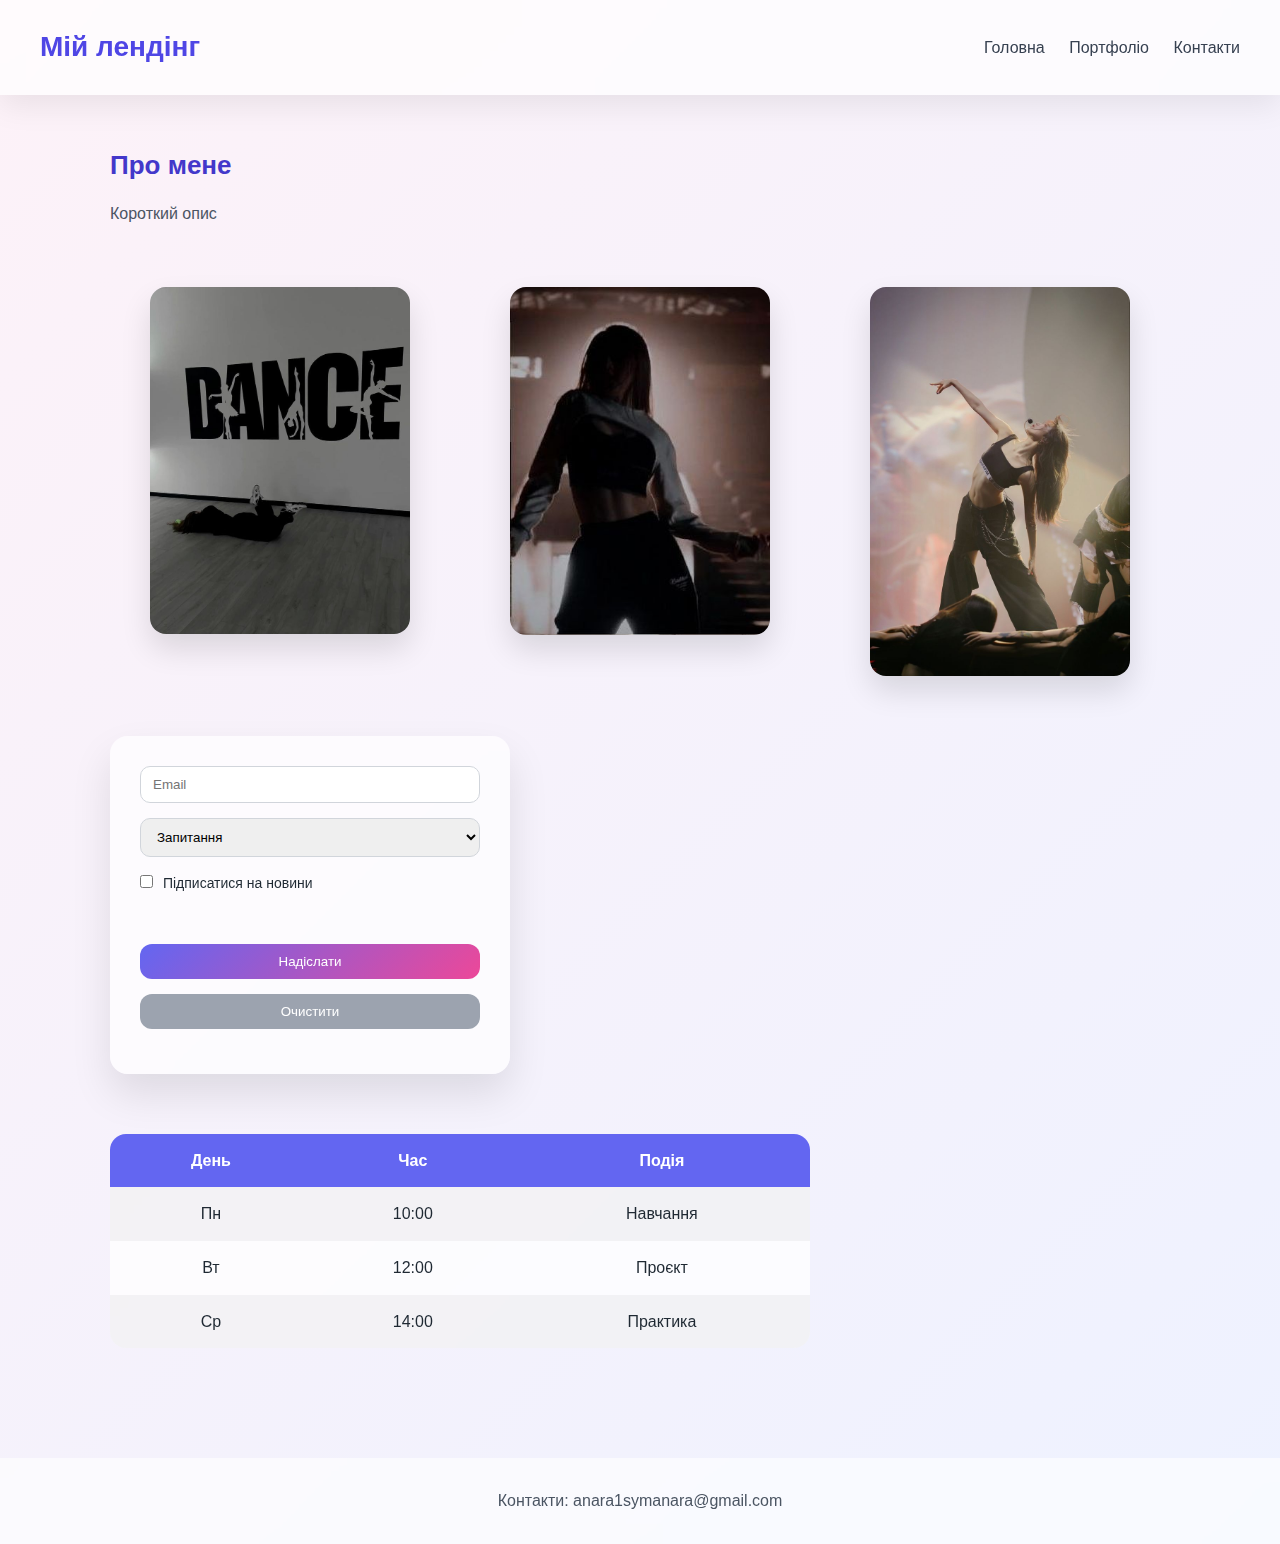
<file: home_wrk6/index.html>
<!DOCTYPE html>
<html lang="uk">
<head>
  <meta charset="UTF-8">
  <title>Лендінг</title>
  <link rel="stylesheet" href="style.css">
</head>
<body>

<header>
  <h1>Мій лендінг</h1>
  <nav>
    <a href="#">Головна</a>
    <a href="#">Портфоліо</a>
    <a href="#">Контакти</a>
  </nav>
</header>

<main>

<section>
  <h2>Про мене</h2>
  <p>Короткий опис</p>
</section>

<section class="gallery">
  <img src="photo.jfif" alt="Робота 1">
  <img src="photo (2).jfif" alt="Робота 2">
  <img src="photo (3).jfif" alt="Робота 3">
</section>

<section>
  <form>
    <input type="email" placeholder="Email"><br>

    <select>
      <option>Запитання</option>
      <option>Співпраця</option>
      <option>Інше</option>
    </select><br>

    <label>
      <input type="checkbox"> Підписатися на новини
    </label><br>

    <input type="submit" value="Надіслати">
    <input type="reset" value="Очистити">
  </form>
</section>

<section>
  <table>
    <tr>
      <th>День</th>
      <th>Час</th>
      <th>Подія</th>
    </tr>
    <tr>
      <td>Пн</td>
      <td>10:00</td>
      <td>Навчання</td>
    </tr>
    <tr>
      <td>Вт</td>
      <td>12:00</td>
      <td>Проєкт</td>
    </tr>
    <tr>
      <td>Ср</td>
      <td>14:00</td>
      <td>Практика</td>
    </tr>
  </table>
</section>

</main>

<footer>
  <p>Контакти: anara1symanara@gmail.com</p>
</footer>

</body>
</html>
</file>
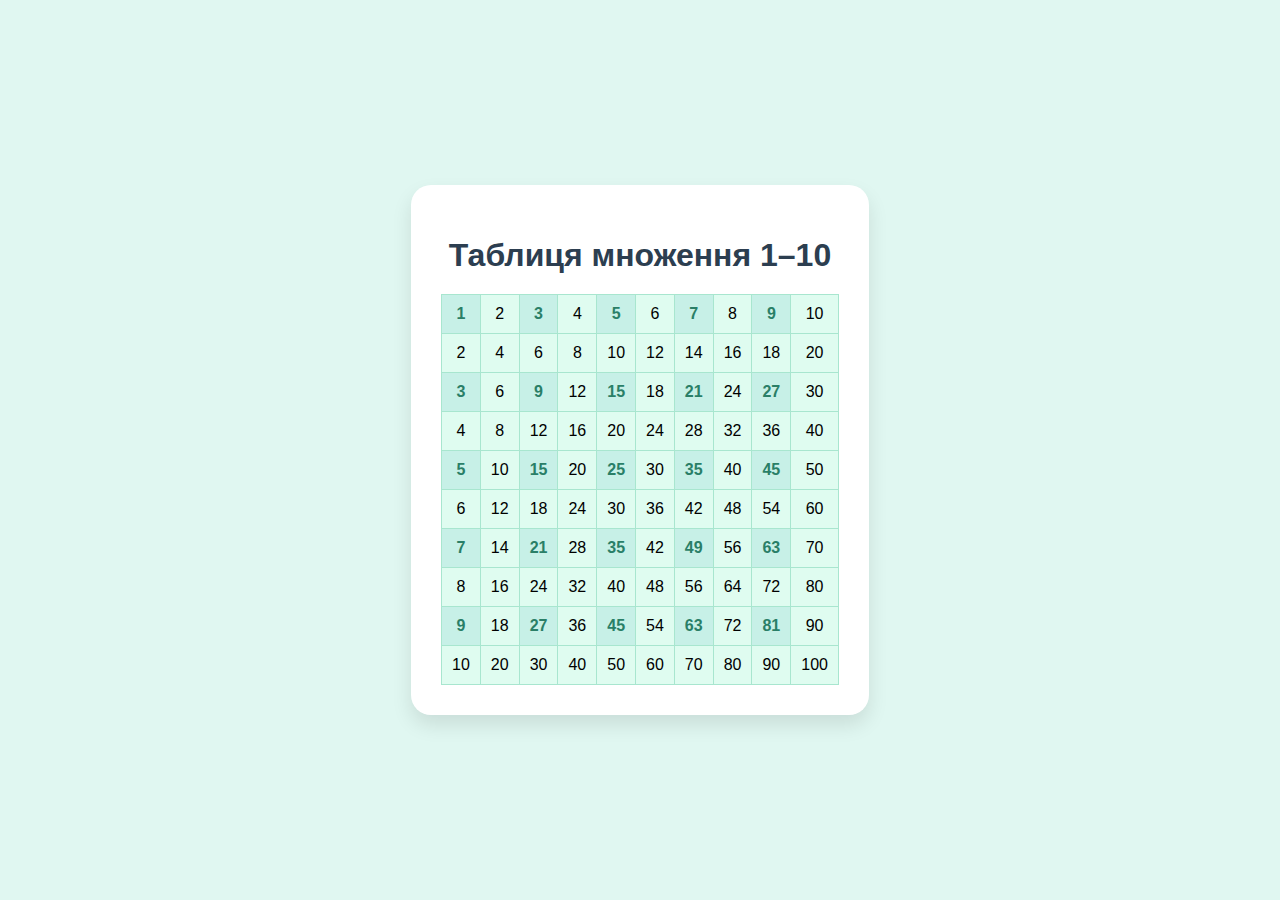
<file: home_wrk8/Index.html>
<!DOCTYPE html>
<html>
<head>
    <title>Таблиця множення</title>
    <style>
        body {
            font-family: 'Arial', sans-serif;
            background-color: #e0f7f1; 
            display: flex;
            justify-content: center;
            align-items: center;
            height: 100vh;
            margin: 0;
        }

        .table-container {
            background-color: #ffffff;
            padding: 30px;
            border-radius: 20px;
            box-shadow: 0 10px 20px rgba(0,0,0,0.1);
        }

        h1 {
            text-align: center;
            color: #2c3e50;
            margin-bottom: 20px;
        }

        table {
            border-collapse: collapse;
            width: 100%;
        }

        th, td {
            border: 1px solid #a8e6cf;
            padding: 10px;
            text-align: center;
            font-size: 16px;
        }

        th {
            background-color: #b2f7ef; 
        }

        td {
            background-color: #dffcf0; 
        }

        td.odd {
            background-color: #c7f0e7; 
            font-weight: bold;
            color: #2a7f67;
        }
    </style>
</head>
<body>

<div class="table-container">
    <h1>Таблиця множення 1–10</h1>
    <table id="multiplication-table"></table>
</div>

<script>

let table = document.getElementById("multiplication-table");

for (let i = 1; i <= 10; i++) {
    let row = document.createElement("tr"); 
    for (let j = 1; j <= 10; j++) {
        let cell = document.createElement("td"); 
        let product = i * j;
        cell.textContent = product;

        
        if (product % 2 !== 0) {
            cell.classList.add("odd");
        }

        row.appendChild(cell);
    }
    table.appendChild(row); 
}
</script>

</body>
</html>
</file>
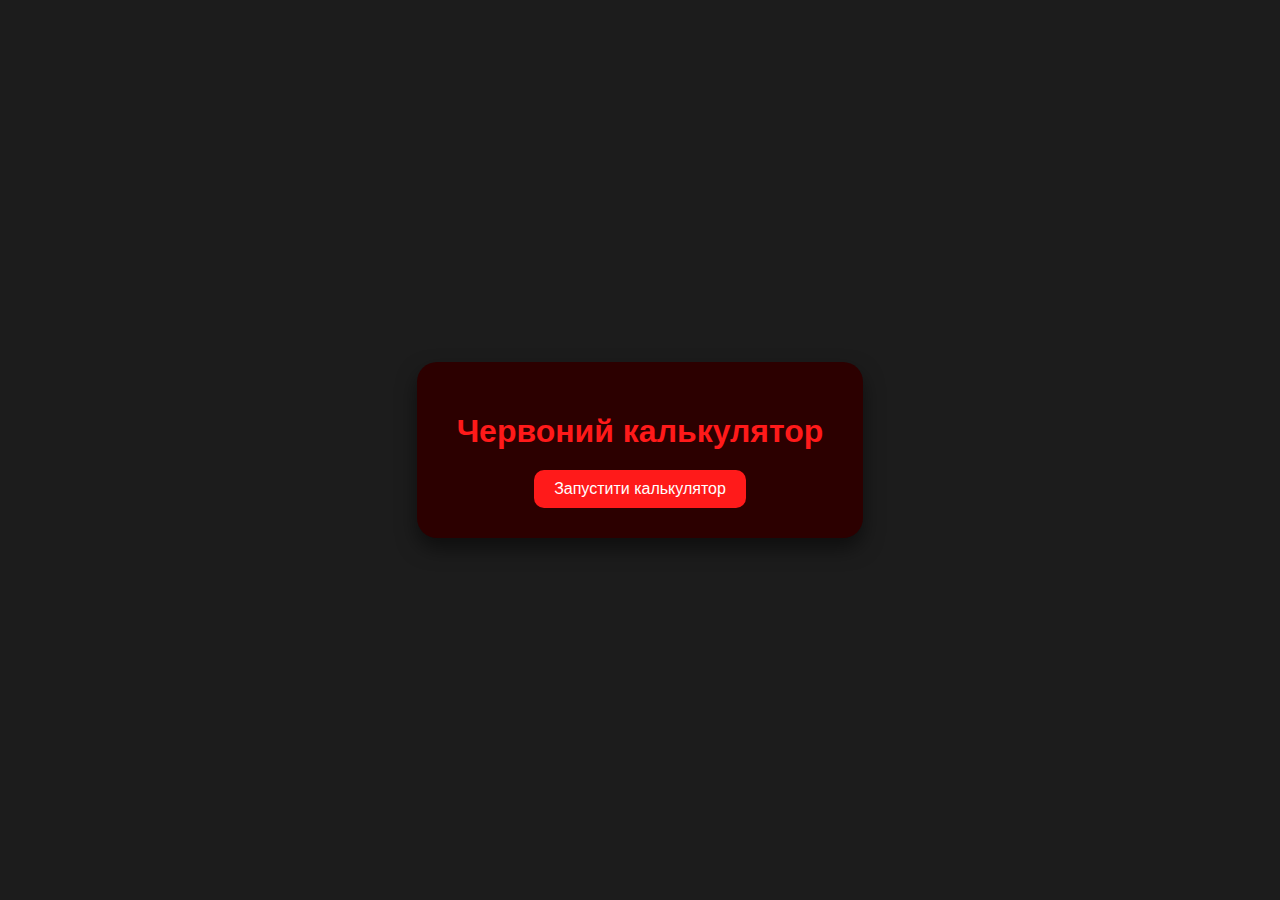
<file: home_wrk9/index.html>
<!DOCTYPE html>
<html>
<head>
    <title>Калькулятор</title>
    <style>
        body {
            background-color: #1c1c1c; 
            color: #ff4c4c; 
            font-family: 'Arial', sans-serif;
            display: flex;
            justify-content: center;
            align-items: center;
            height: 100vh;
            margin: 0;
        }

        .calculator-container {
            background-color: #2c0000; 
            padding: 30px 40px;
            border-radius: 20px;
            box-shadow: 0 10px 20px rgba(0,0,0,0.5);
            text-align: center;
        }

        h1 {
            margin-bottom: 20px;
            color: #ff1a1a;
        }

        button {
            padding: 10px 20px;
            background-color: #ff1a1a;
            color: #fff;
            border: none;
            border-radius: 10px;
            cursor: pointer;
            font-size: 16px;
        }

        button:hover {
            background-color: #cc0000;
        }
    </style>
</head>
<body>

<div class="calculator-container">
    <h1>Червоний калькулятор</h1>
    <button onclick="calculator()">Запустити калькулятор</button>
</div>

<script>
function calculator() {
    while (true) {
        
        let num1 = prompt("Введіть перше число:");
        if (num1 === null) break; 
        num1 = parseFloat(num1);

        let num2 = prompt("Введіть друге число:");
        if (num2 === null) break;
        num2 = parseFloat(num2);

        let operation = prompt("Виберіть операцію (+, -, *, /):");
        if (operation === null) break;

        let result;

        switch(operation) {
            case '+':
                result = num1 + num2;
                break;
            case '-':
                result = num1 - num2;
                break;
            case '*':
                result = num1 * num2;
                break;
            case '/':
                if (num2 === 0) {
                    alert("Помилка! Ділення на нуль неможливе.");
                    continue; 
                }
                result = num1 / num2;
                break;
            default:
                alert("Невідома операція!");
                continue; 
        }

        alert(`Результат: ${result}`);
    }
}
</script>

</body>
</html>
</file>
<file: style.css>
/* ========== БАЗОВІ СТИЛІ ========== */
body {
  font-family: 'Arial', sans-serif;
  margin: 0;
  padding: 0;
  background: #1a0a2a;
  color: #fff;
}

/* ========== ХЕДЕР ========== */
header.header {
  position: relative;
  height: 70vh;
  background: url('background.jpg') center/cover no-repeat; /* <- сюди вставляєш свою фотку */
  display: flex;
  align-items: center;
  justify-content: center;
}

header .overlay {
  position: absolute;
  top:0; left:0; right:0; bottom:0;
  background: linear-gradient(rgba(100,0,150,0.6), rgba(50,0,100,0.6));
}

header .header-content {
  position: relative;
  text-align: center;
  z-index: 2;
}

header h1 {
  font-size: 3em;
  margin: 0.2em 0;
}

header p {
  font-size: 1.5em;
  margin: 0.5em 0;
}

.btn {
  background: #b14fff;
  color: #fff;
  padding: 10px 25px;
  border-radius: 25px;
  text-decoration: none;
  transition: 0.3s;
}

.btn:hover {
  background: #7a1fff;
}

/* ========== ЖИВІ ЕМОДЗІ ========== */
.emojis {
  position: absolute;
  top: 10%;
  left: 10%;
  font-size: 2em;
  animation: float 5s infinite alternate;
}

.emoji {
  display: inline-block;
  margin: 0 5px;
}

/* Анімація плаваючих ягід */
@keyframes float {
  0% { transform: translateY(0) rotate(0deg);}
  50% { transform: translateY(-20px) rotate(15deg);}
  100% { transform: translateY(0) rotate(-15deg);}
}

/* ========== СЕКЦІЇ ========== */
.container {
  max-width: 1000px;
  margin: 0 auto;
  padding: 50px 20px;
}

h2.center {
  text-align: center;
  margin-bottom: 30px;
  color: #dda0ff;
}

.projects-grid {
  display: grid;
  grid-template-columns: repeat(auto-fit, minmax(250px, 1fr));
  gap: 20px;
}

.project-card {
  background: rgba(50,0,100,0.6);
  padding: 20px;
  border-radius: 15px;
  box-shadow: 0 0 15px rgba(0,0,0,0.5);
  transition: 0.3s;
}

.project-card:hover {
  transform: translateY(-10px);
  box-shadow: 0 0 25px rgba(180,0,255,0.7);
}

/* ========== КУРСИ ========== */
.course-list {
  list-style: none;
  padding: 0;
}

.course-list li {
  margin: 10px 0;
}

.course-list a {
  color: #dda0ff;
  text-decoration: none;
  font-weight: bold;
}

.course-list a:hover {
  color: #b14fff;
}

/* ========== КОНТАКТИ ========== */
.contact table {
  width: 100%;
  border-collapse: collapse;
  margin-top: 20px;
  color: #000;
  background: #fff;
  border-radius: 10px;
  overflow: hidden;
}

.contact th, .contact td {
  padding: 15px;
  text-align: left;
}

.contact tr:nth-child(even) {
  background: #f4e1ff;
}

/* ========== ФУТЕР ========== */
footer.footer {
  text-align: center;
  padding: 20px;
  background: #111;
}

footer a {
  color: #b14fff;
  text-decoration: none;
  margin: 0 10px;
}

footer a:hover {
  color: #dda0ff;
}

/* ========== АДАПТИВНІСТЬ ========== */
@media (max-width: 600px) {
  header h1 { font-size: 2em; }
  header p { font-size: 1em; }
  .projects-grid { grid-template-columns: 1fr; }
  .emojis { font-size: 1.5em; }
}

/* ========== МИШКА-ЕМОДЗІ ПОНЧИК 🍩 І СЛІД БЛИСКІТОК ========== */
.cursor-emoji {
  position: fixed;
  font-size: 2em; /* розмір пончика */
  pointer-events: none;
  z-index: 9999;
  transform: translate(-50%, -50%);
}

.sparkle {
  position: fixed;
  width: 8px;
  height: 8px;
  background: radial-gradient(circle, #ffb6ff, #b14fff); /* фіолетові блискітки */
  border-radius: 50%;
  pointer-events: none;
  z-index: 9998;
  opacity: 1;
  animation: sparkle-fade 1s forwards;
}

@keyframes sparkle-fade {
  0% { opacity: 1; transform: scale(1); }
  100% { opacity: 0; transform: scale(0.5); }
}
</file>
<file: home_wrk4/style.css>
/* Скидання базових відступів */
* {
    margin: 0;
    padding: 0;
    box-sizing: border-box;
}

/* Загальні стилі */
body {
    font-family: 'Segoe UI', sans-serif;
    background-color: #0f0f0f;
    color: #eaeaea;
}

/* Flex-контейнер */
.container {
    display: flex;
    min-height: 100vh;
}

/* Ліва колонка (меню) */
.menu {
    width: 260px;
    background-color: #161616;
    padding: 30px;
    border-right: 1px solid #2a2a2a;
}

.menu h2 {
    margin-bottom: 20px;
    font-size: 18px;
    letter-spacing: 1px;
}

.menu ul {
    list-style: none;
}

.menu li {
    margin-bottom: 15px;
}

.menu a {
    color: #bdbdbd;
    text-decoration: none;
    transition: color 0.3s;
}

.menu a:hover {
    color: #ffffff;
}

/* Права колонка (контент) */
.content {
    flex: 1;
    padding: 60px;
}

.content h1 {
    font-size: 32px;
    margin-bottom: 20px;
}

.content p {
    font-size: 18px;
    line-height: 1.6;
    color: #cfcfcf;
}

/* 🔹 Адаптивність */
@media (max-width: 768px) {
    .container {
        flex-direction: column;
    }

    .menu {
        width: 100%;
        border-right: none;
        border-bottom: 1px solid #2a2a2a;
    }

    .content {
        padding: 30px;
    }
}
</file>
<file: home_wrk5/style.css>
/* Reset */
* {
    margin: 0;
    padding: 0;
    box-sizing: border-box;
}

/* Background */
body {
    min-height: 100vh;
    font-family: 'Segoe UI', sans-serif;
    background: linear-gradient(135deg, #fce7f3, #e0e7ff);
    display: flex;
    flex-direction: column;
    align-items: center;
    padding: 40px 20px;
    color: #333;
}

/* Headings */
h1 {
    font-size: 32px;
    margin-bottom: 25px;
    color: #4f46e5;
}

h2 {
    margin: 40px 0 15px;
    color: #4338ca;
}

/* Form (glassmorphism) */
.register-form {
    width: 100%;
    max-width: 420px;
    background: rgba(255, 255, 255, 0.6);
    backdrop-filter: blur(12px);
    border-radius: 18px;
    padding: 30px;
    box-shadow: 0 20px 40px rgba(0, 0, 0, 0.12);
}

/* Labels */
.register-form label {
    display: block;
    font-size: 14px;
    margin-bottom: 18px;
}

/* Inputs */
.register-form input[type="text"],
.register-form input[type="email"],
.register-form input[type="password"],
.register-form input[type="number"] {
    width: 100%;
    padding: 10px 12px;
    margin-top: 6px;
    border-radius: 10px;
    border: 1px solid #ddd;
    background: rgba(255, 255, 255, 0.8);
    outline: none;
    transition: 0.3s;
}

.register-form input:focus {
    border-color: #818cf8;
    box-shadow: 0 0 0 3px rgba(129, 140, 248, 0.3);
}

/* Gender */
.register-form p {
    font-weight: 600;
    margin-bottom: 8px;
}

.register-form input[type="radio"] {
    accent-color: #6366f1;
    margin-right: 6px;
}

/* Checkbox */
.checkbox {
    display: flex;
    align-items: center;
    gap: 8px;
    margin: 20px 0;
}

.checkbox input {
    accent-color: #ec4899;
}

/* Button */
button {
    width: 100%;
    padding: 12px;
    border-radius: 12px;
    border: none;
    background: linear-gradient(135deg, #6366f1, #ec4899);
    color: white;
    font-size: 16px;
    cursor: pointer;
    transition: transform 0.2s, box-shadow 0.2s;
}

button:hover {
    transform: translateY(-2px);
    box-shadow: 0 10px 25px rgba(99, 102, 241, 0.4);
}

/* Table */
table {
    width: 80%;
    max-width: 600px;
    border-collapse: collapse;
    background: rgba(255, 255, 255, 0.7);
    backdrop-filter: blur(8px);
    border-radius: 14px;
    overflow: hidden;
}

th, td {
    padding: 12px;
    text-align: center;
}

th {
    background: #6366f1;
    color: white;
}

tr:nth-child(even) {
    background: rgba(0, 0, 0, 0.04);
}

/* List */
ul {
    margin-top: 10px;
    list-style: none;
}

ul li {
    background: rgba(255, 255, 255, 0.7);
    margin-bottom: 10px;
    padding: 12px 16px;
    border-radius: 12px;
    box-shadow: 0 6px 15px rgba(0, 0, 0, 0.08);
}
</file>
<file: home_wrk6/style.css>
/* Reset */
* {
  margin: 0;
  padding: 0;
  box-sizing: border-box;
}

/* Body */
body {
  font-family: 'Segoe UI', sans-serif;
  background: linear-gradient(135deg, #fdf2f8, #eef2ff);
  color: #1f2933;
  line-height: 1.6;
}

/* Header */
header {
  background: rgba(255, 255, 255, 0.7);
  backdrop-filter: blur(10px);
  padding: 25px 40px;
  display: flex;
  justify-content: space-between;
  align-items: center;
  box-shadow: 0 10px 30px rgba(0, 0, 0, 0.08);
}

header h1 {
  font-size: 28px;
  color: #4f46e5;
}

nav a {
  margin-left: 20px;
  text-decoration: none;
  color: #374151;
  font-weight: 500;
  transition: 0.3s;
}

nav a:hover {
  color: #6366f1;
}

/* Main */
main {
  max-width: 1100px;
  margin: 0 auto;
  padding: 50px 20px;
}

/* Sections */
section {
  margin-bottom: 60px;
}

section h2 {
  font-size: 26px;
  margin-bottom: 15px;
  color: #4338ca;
}

section p {
  max-width: 600px;
  color: #4b5563;
}

/* Gallery */
.gallery {
  display: grid;
  grid-template-columns: repeat(auto-fit, minmax(220px, 1fr));
  gap: 20px;
  justify-items: center;
}

.gallery img {
  width: 100%;
  max-width: 260px;   /* фото менші */
  height: auto;
  border-radius: 16px;
  box-shadow: 0 15px 30px rgba(0, 0, 0, 0.12);
  transition: transform 0.3s, box-shadow 0.3s;
}

.gallery img:hover {
  transform: scale(1.05);
  box-shadow: 0 25px 45px rgba(0, 0, 0, 0.18);
}

/* Form */
form {
  max-width: 400px;
  background: rgba(255, 255, 255, 0.7);
  backdrop-filter: blur(10px);
  padding: 30px;
  border-radius: 18px;
  box-shadow: 0 20px 40px rgba(0, 0, 0, 0.1);
}

form input,
form select {
  width: 100%;
  padding: 10px 12px;
  margin-bottom: 15px;
  border-radius: 10px;
  border: 1px solid #d1d5db;
  outline: none;
}

form input:focus,
form select:focus {
  border-color: #818cf8;
}

form label {
  display: block;
  margin-bottom: 15px;
  font-size: 14px;
}

form input[type="checkbox"] {
  width: auto;
  margin-right: 6px;
}

form input[type="submit"],
form input[type="reset"] {
  cursor: pointer;
  border: none;
  color: white;
  font-weight: 500;
  border-radius: 12px;
}

form input[type="submit"] {
  background: linear-gradient(135deg, #6366f1, #ec4899);
}

form input[type="reset"] {
  background: #9ca3af;
}

/* Table */
table {
  width: 100%;
  max-width: 700px;
  border-collapse: collapse;
  background: rgba(255, 255, 255, 0.75);
  backdrop-filter: blur(8px);
  border-radius: 16px;
  overflow: hidden;
}

th, td {
  padding: 14px;
  text-align: center;
}

th {
  background: #6366f1;
  color: white;
}

tr:nth-child(even) {
  background: rgba(0, 0, 0, 0.04);
}

/* Footer */
footer {
  text-align: center;
  padding: 30px;
  background: rgba(255, 255, 255, 0.6);
  backdrop-filter: blur(8px);
  color: #4b5563;
}
</file>
